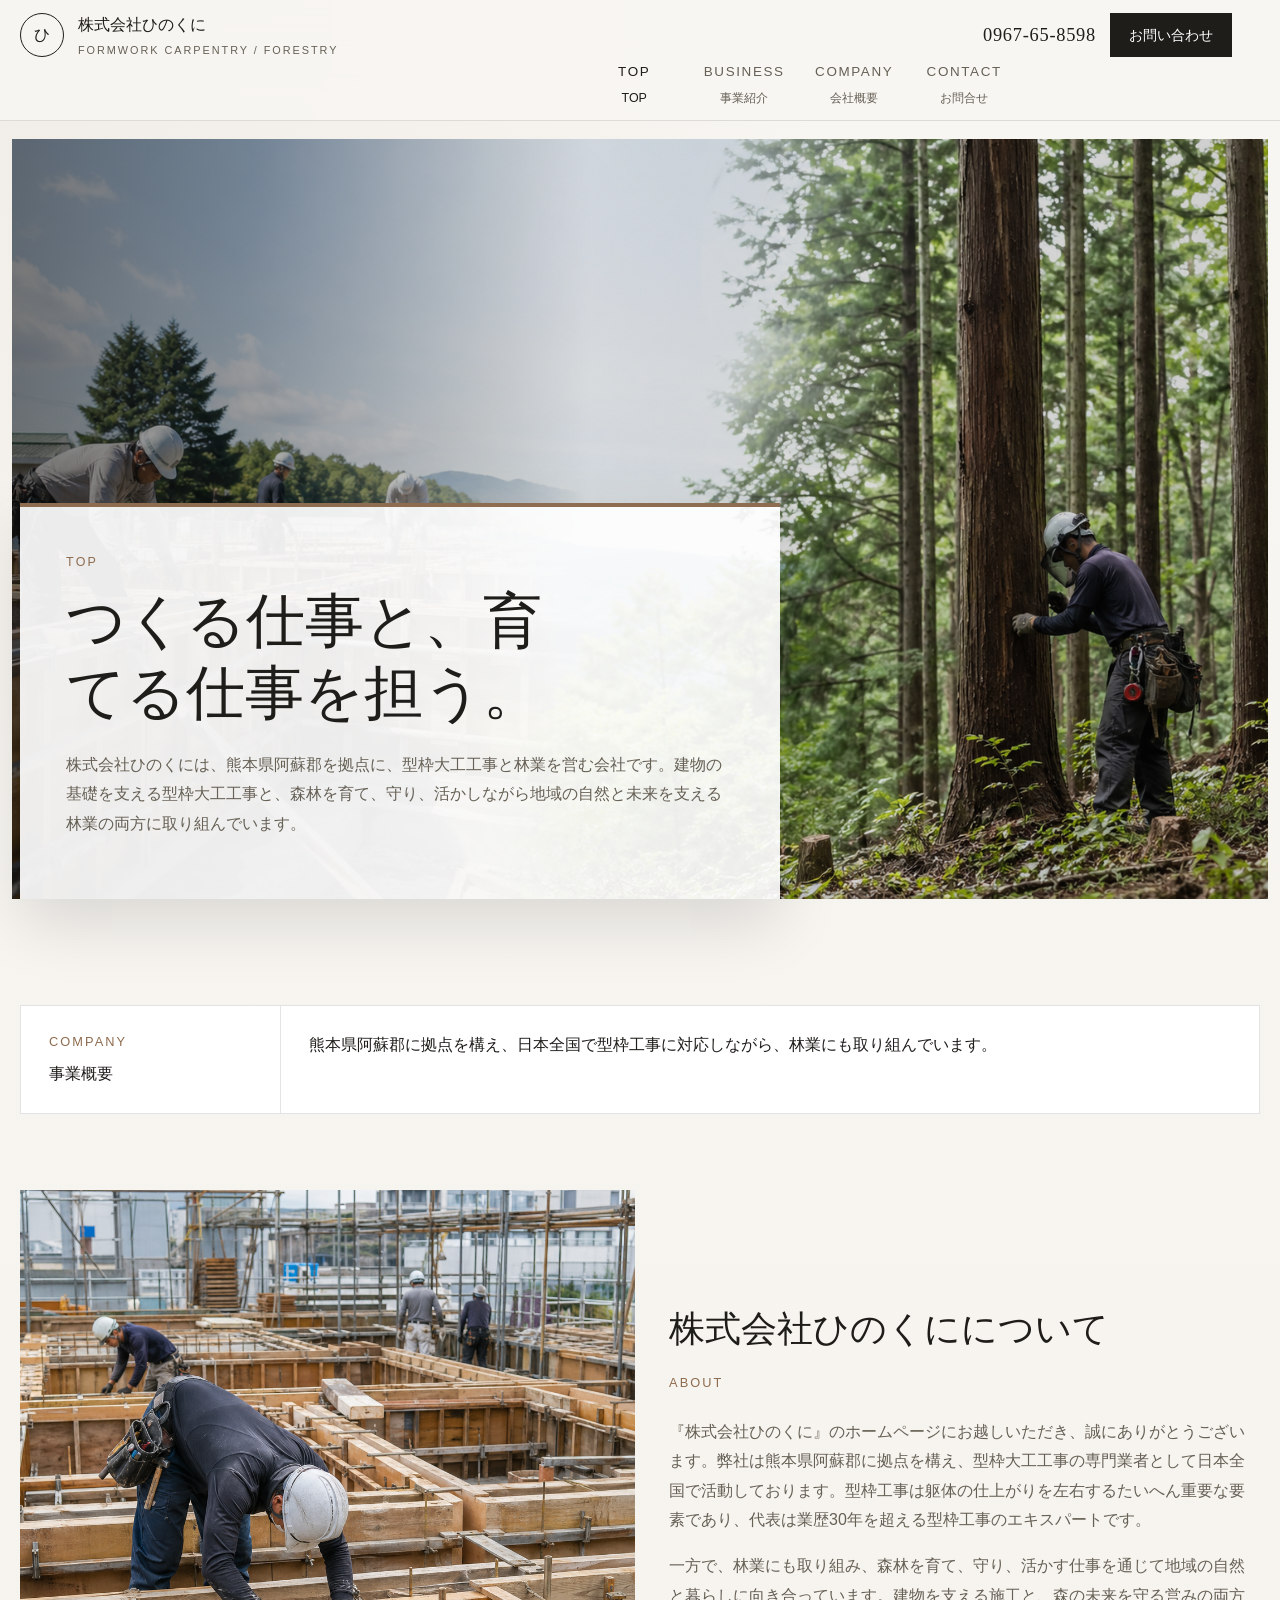
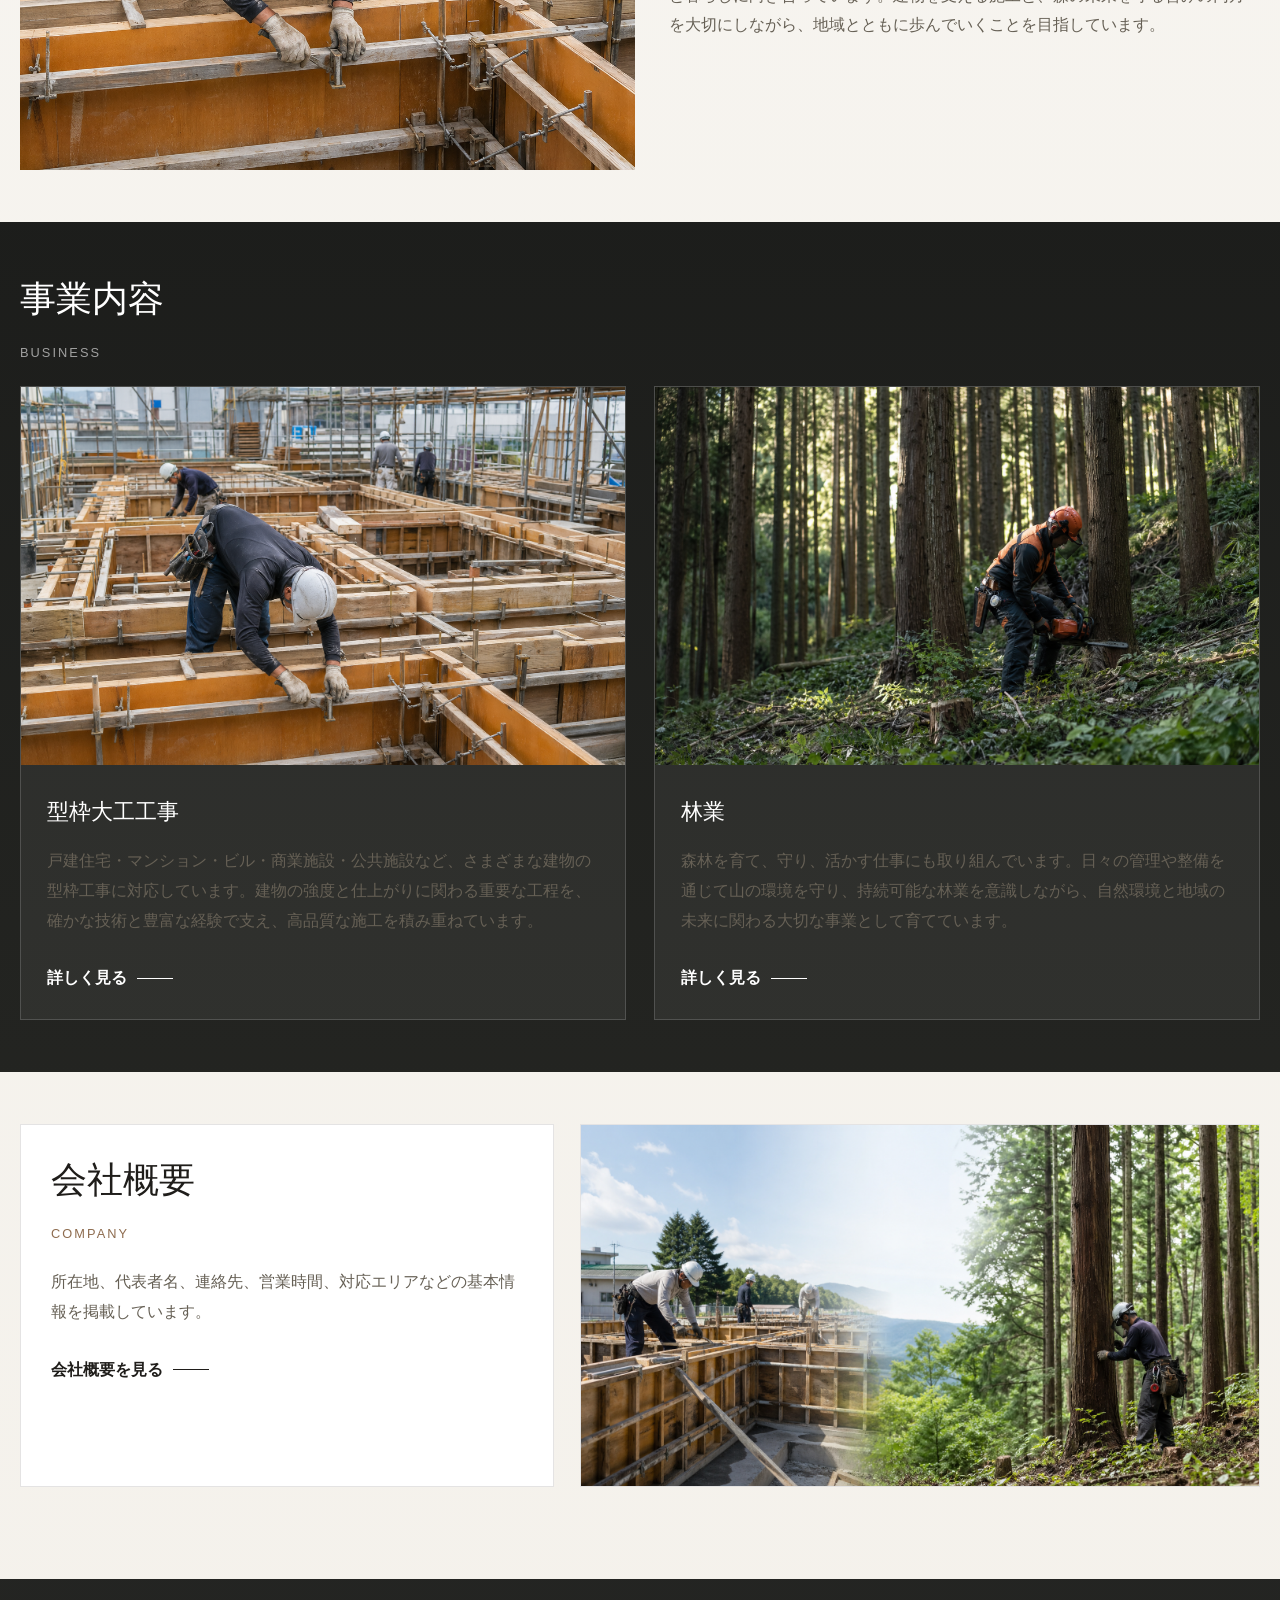
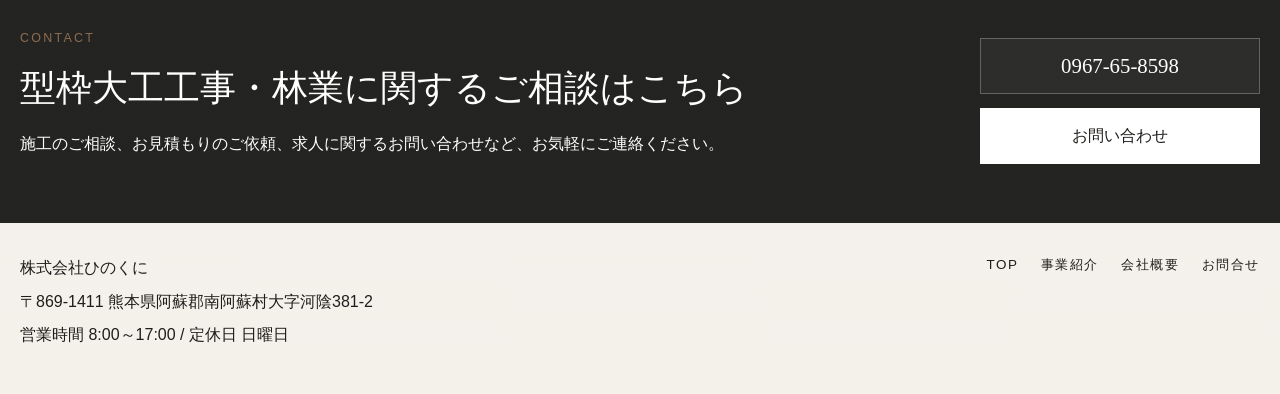
<file: index.html>
<!DOCTYPE html>
<html lang="ja">
<head>
  <meta charset="UTF-8">
  <meta name="viewport" content="width=device-width, initial-scale=1.0">
  <title>株式会社ひのくに | TOP</title>
  <meta name="description" content="熊本県阿蘇郡に拠点を構え、型枠大工工事と林業を営む株式会社ひのくにのコーポレートサイトです。">
  <link rel="stylesheet" href="styles.css">
</head>
<body data-page="home">
  <header class="site-header">
    <div class="container header-shell">
      <a class="brand" href="index.html" aria-label="株式会社ひのくに トップページ">
        <span class="brand-mark">ひ</span>
        <span class="brand-text">
          <strong>株式会社ひのくに</strong>
          <small>FORMWORK CARPENTRY / FORESTRY</small>
        </span>
      </a>

      <div class="header-actions">
        <div class="header-contact">
          <a class="header-tel" href="tel:0967658598">0967-65-8598</a>
          <a class="header-mail" href="contact.html">お問い合わせ</a>
        </div>
        <button class="menu-toggle" type="button" aria-expanded="false" aria-controls="site-nav" aria-label="メニューを開く">MENU</button>
      </div>

      <nav id="site-nav" class="site-nav" aria-label="メインナビゲーション">
        <a href="index.html"><span>TOP</span><small>TOP</small></a>
        <a href="business.html"><span>BUSINESS</span><small>事業紹介</small></a>
        <a href="company.html"><span>COMPANY</span><small>会社概要</small></a>
        <a href="contact.html"><span>CONTACT</span><small>お問合せ</small></a>
      </nav>
    </div>
  </header>

  <main>
    <section class="hero hero-home">
      <div class="hero-media">
        <img src="assets/hero-dual.png" alt="型枠大工工事と林業のイメージ">
      </div>
      <div class="container hero-inner">
        <div class="hero-panel">
          <p class="eyebrow">TOP</p>
          <h1>つくる仕事と、育てる仕事を担う。</h1>
          <p class="hero-lead">株式会社ひのくには、熊本県阿蘇郡を拠点に、型枠大工工事と林業を営む会社です。建物の基礎を支える型枠大工工事と、森林を育て、守り、活かしながら地域の自然と未来を支える林業の両方に取り組んでいます。</p>
        </div>
      </div>
    </section>

    <section class="section section-compact">
      <div class="container notice-strip">
        <div class="notice-label">
          <span>COMPANY</span>
          <p>事業概要</p>
        </div>
        <div class="notice-copy">
          <p>熊本県阿蘇郡に拠点を構え、日本全国で型枠工事に対応しながら、林業にも取り組んでいます。</p>
        </div>
      </div>
    </section>

    <section class="section">
      <div class="container split-feature">
        <div class="split-media">
          <img src="assets/business-formwork.png" alt="型枠大工工事の現場">
        </div>
        <div class="split-copy">
          <div class="section-heading">
            <h2>株式会社ひのくにについて</h2>
            <span>ABOUT</span>
          </div>
          <p>『株式会社ひのくに』のホームページにお越しいただき、誠にありがとうございます。弊社は熊本県阿蘇郡に拠点を構え、型枠大工工事の専門業者として日本全国で活動しております。型枠工事は躯体の仕上がりを左右するたいへん重要な要素であり、代表は業歴30年を超える型枠工事のエキスパートです。</p>
          <p>一方で、林業にも取り組み、森林を育て、守り、活かす仕事を通じて地域の自然と暮らしに向き合っています。建物を支える施工と、森の未来を守る営みの両方を大切にしながら、地域とともに歩んでいくことを目指しています。</p>
        </div>
      </div>
    </section>

    <section class="section section-dark">
      <div class="container">
        <div class="section-heading section-heading-light">
          <h2>事業内容</h2>
          <span>BUSINESS</span>
        </div>

        <div class="business-cards">
          <article class="business-card">
            <img src="assets/business-formwork.png" alt="型枠大工工事のイメージ">
            <div class="business-card-body">
              <h3>型枠大工工事</h3>
              <p>戸建住宅・マンション・ビル・商業施設・公共施設など、さまざまな建物の型枠工事に対応しています。建物の強度と仕上がりに関わる重要な工程を、確かな技術と豊富な経験で支え、高品質な施工を積み重ねています。</p>
              <a class="inline-link" href="business.html">詳しく見る</a>
            </div>
          </article>

          <article class="business-card">
            <img src="assets/business-forestry.png" alt="林業のイメージ">
            <div class="business-card-body">
              <h3>林業</h3>
              <p>森林を育て、守り、活かす仕事にも取り組んでいます。日々の管理や整備を通じて山の環境を守り、持続可能な林業を意識しながら、自然環境と地域の未来に関わる大切な事業として育てています。</p>
              <a class="inline-link" href="business.html">詳しく見る</a>
            </div>
          </article>
        </div>
      </div>
    </section>

    <section class="section">
      <div class="container tile-grid">
        <article class="tile-card">
          <div class="section-heading">
            <h2>会社概要</h2>
            <span>COMPANY</span>
          </div>
          <p>所在地、代表者名、連絡先、営業時間、対応エリアなどの基本情報を掲載しています。</p>
          <a class="inline-link" href="company.html">会社概要を見る</a>
        </article>
        <article class="tile-card tile-card-image">
          <img src="assets/hero-dual.png" alt="事業全体のイメージ">
        </article>
      </div>
    </section>
  </main>

  <footer class="site-footer">
    <div class="footer-cta">
      <div class="container footer-cta-inner">
        <div>
          <p class="eyebrow">CONTACT</p>
          <h2>型枠大工工事・林業に関するご相談はこちら</h2>
          <p>施工のご相談、お見積もりのご依頼、求人に関するお問い合わせなど、お気軽にご連絡ください。</p>
        </div>
        <div class="footer-cta-actions">
          <a class="footer-tel-large" href="tel:0967658598">0967-65-8598</a>
          <a class="footer-mail-large" href="contact.html">お問い合わせ</a>
        </div>
      </div>
    </div>

    <div class="container footer-main">
      <div class="footer-company">
        <p class="footer-brand">株式会社ひのくに</p>
        <p>〒869-1411 熊本県阿蘇郡南阿蘇村大字河陰381-2</p>
        <p>営業時間 8:00～17:00 / 定休日 日曜日</p>
      </div>
      <nav class="footer-nav" aria-label="フッターナビゲーション">
        <a href="index.html">TOP</a>
        <a href="business.html">事業紹介</a>
        <a href="company.html">会社概要</a>
        <a href="contact.html">お問合せ</a>
      </nav>
    </div>
  </footer>

  <script src="script.js"></script>
</body>
</html>
</file>
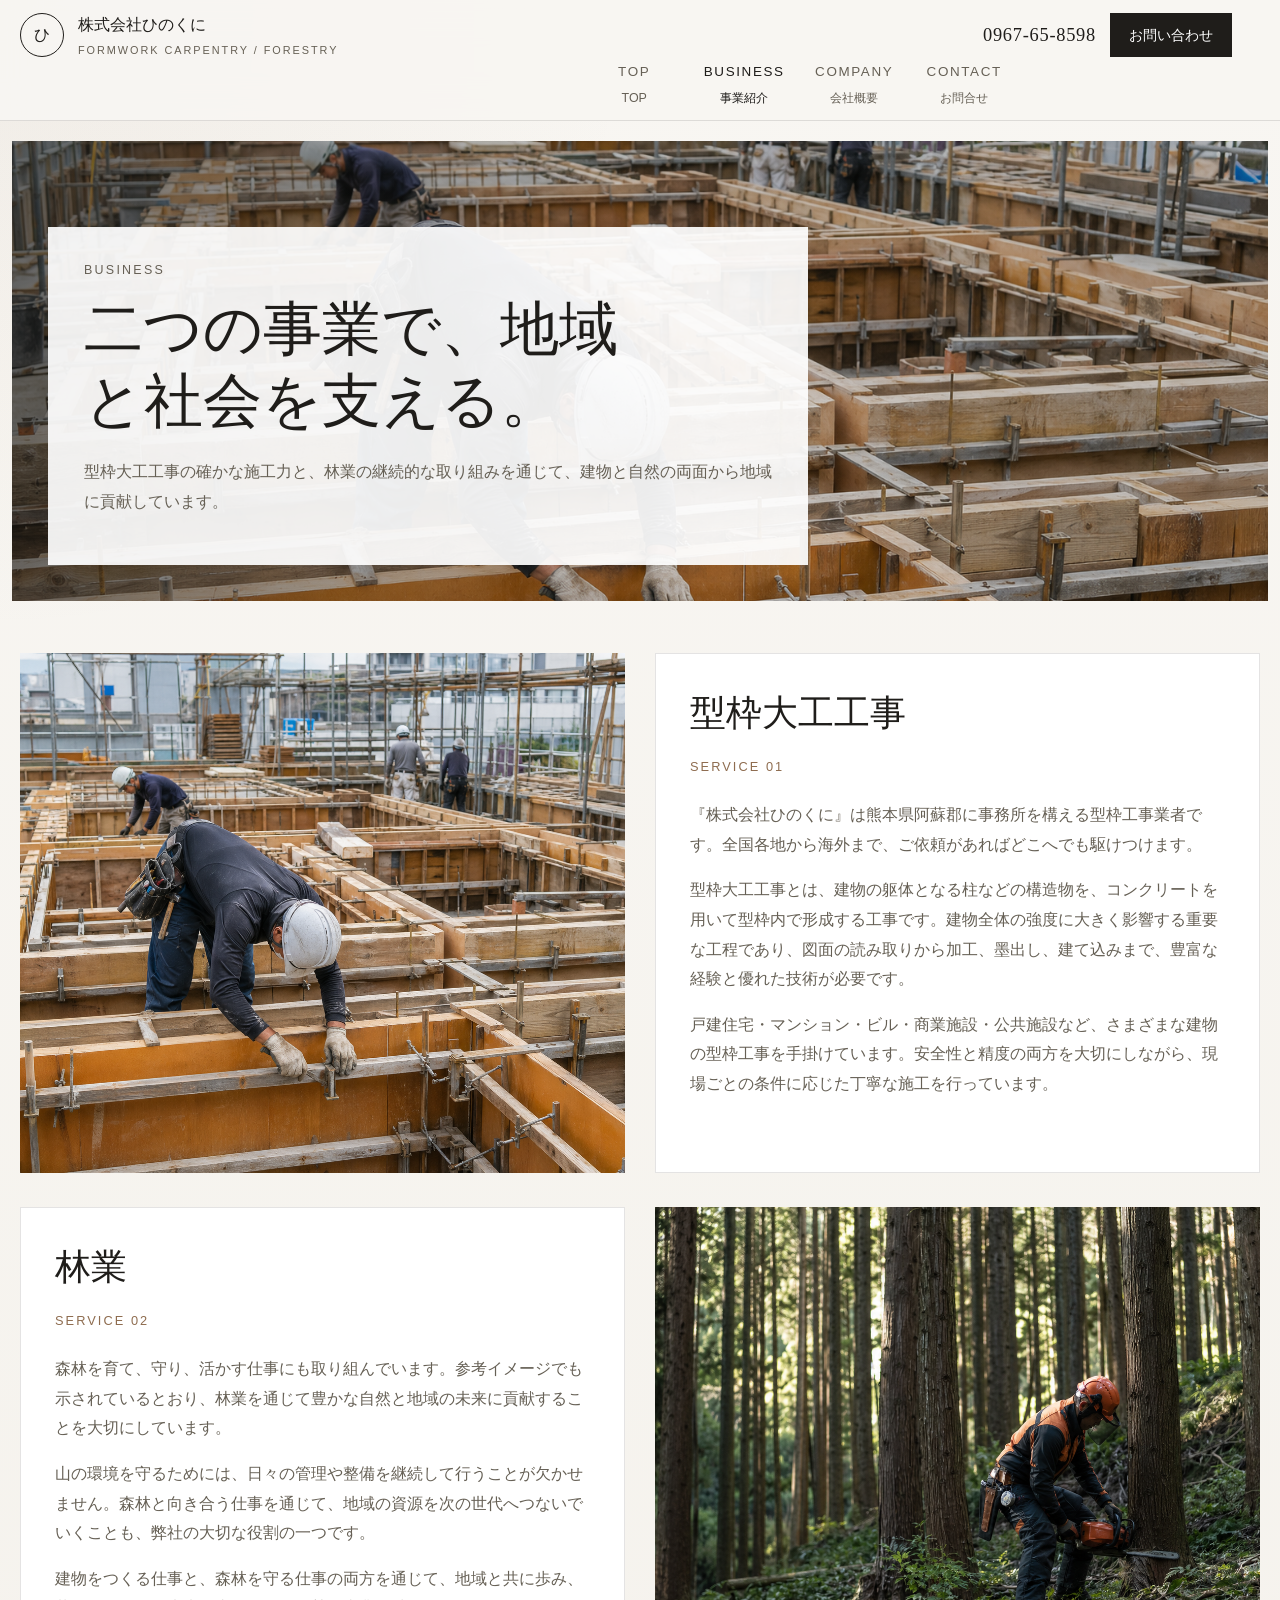
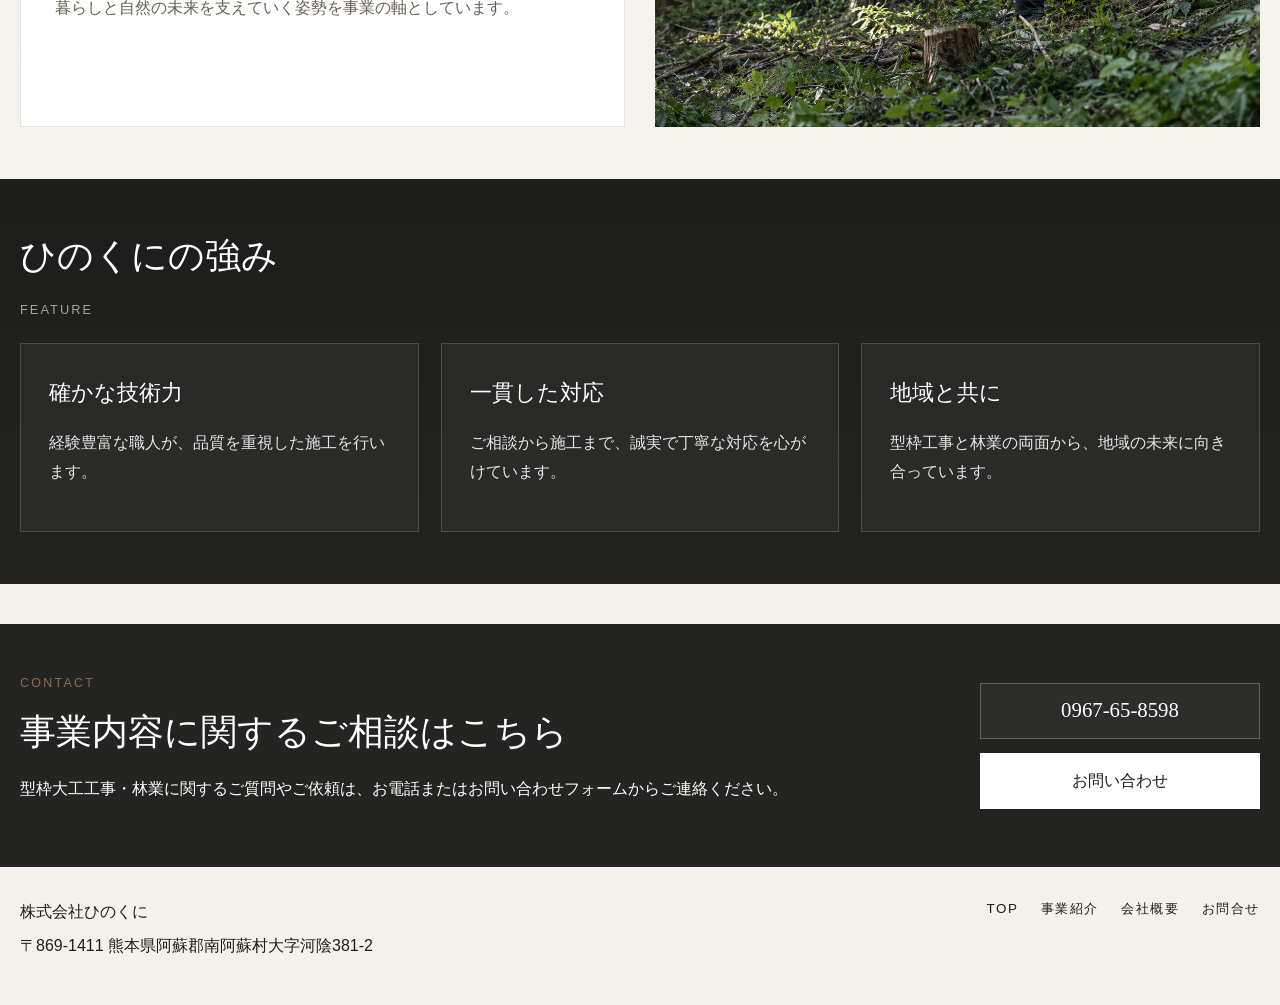
<file: business.html>
<!DOCTYPE html>
<html lang="ja">
<head>
  <meta charset="UTF-8">
  <meta name="viewport" content="width=device-width, initial-scale=1.0">
  <title>株式会社ひのくに | 事業紹介</title>
  <meta name="description" content="株式会社ひのくにの型枠大工工事と林業の事業紹介ページです。">
  <link rel="stylesheet" href="styles.css">
</head>
<body data-page="business">
  <header class="site-header">
    <div class="container header-shell">
      <a class="brand" href="index.html" aria-label="株式会社ひのくに トップページ">
        <span class="brand-mark">ひ</span>
        <span class="brand-text">
          <strong>株式会社ひのくに</strong>
          <small>FORMWORK CARPENTRY / FORESTRY</small>
        </span>
      </a>

      <div class="header-actions">
        <div class="header-contact">
          <a class="header-tel" href="tel:0967658598">0967-65-8598</a>
          <a class="header-mail" href="contact.html">お問い合わせ</a>
        </div>
        <button class="menu-toggle" type="button" aria-expanded="false" aria-controls="site-nav" aria-label="メニューを開く">MENU</button>
      </div>

      <nav id="site-nav" class="site-nav" aria-label="メインナビゲーション">
        <a href="index.html"><span>TOP</span><small>TOP</small></a>
        <a href="business.html"><span>BUSINESS</span><small>事業紹介</small></a>
        <a href="company.html"><span>COMPANY</span><small>会社概要</small></a>
        <a href="contact.html"><span>CONTACT</span><small>お問合せ</small></a>
      </nav>
    </div>
  </header>

  <main>
    <section class="page-hero page-hero-business">
      <div class="container page-hero-inner">
        <div class="page-hero-copy">
          <p class="eyebrow">BUSINESS</p>
          <h1>二つの事業で、地域と社会を支える。</h1>
          <p>型枠大工工事の確かな施工力と、林業の継続的な取り組みを通じて、建物と自然の両面から地域に貢献しています。</p>
        </div>
      </div>
    </section>

    <section class="section">
      <div class="container business-stack">
        <article class="feature-row">
          <div class="feature-row-image">
            <img src="assets/business-formwork.png" alt="型枠大工工事の現場">
          </div>
          <div class="feature-row-copy">
            <div class="section-heading">
              <h2>型枠大工工事</h2>
              <span>SERVICE 01</span>
            </div>
            <p>『株式会社ひのくに』は熊本県阿蘇郡に事務所を構える型枠工事業者です。全国各地から海外まで、ご依頼があればどこへでも駆けつけます。</p>
            <p>型枠大工工事とは、建物の躯体となる柱などの構造物を、コンクリートを用いて型枠内で形成する工事です。建物全体の強度に大きく影響する重要な工程であり、図面の読み取りから加工、墨出し、建て込みまで、豊富な経験と優れた技術が必要です。</p>
            <p>戸建住宅・マンション・ビル・商業施設・公共施設など、さまざまな建物の型枠工事を手掛けています。安全性と精度の両方を大切にしながら、現場ごとの条件に応じた丁寧な施工を行っています。</p>
          </div>
        </article>

        <article class="feature-row feature-row-reverse">
          <div class="feature-row-image">
            <img src="assets/business-forestry.png" alt="林業の現場">
          </div>
          <div class="feature-row-copy">
            <div class="section-heading">
              <h2>林業</h2>
              <span>SERVICE 02</span>
            </div>
            <p>森林を育て、守り、活かす仕事にも取り組んでいます。参考イメージでも示されているとおり、林業を通じて豊かな自然と地域の未来に貢献することを大切にしています。</p>
            <p>山の環境を守るためには、日々の管理や整備を継続して行うことが欠かせません。森林と向き合う仕事を通じて、地域の資源を次の世代へつないでいくことも、弊社の大切な役割の一つです。</p>
            <p>建物をつくる仕事と、森林を守る仕事の両方を通じて、地域と共に歩み、暮らしと自然の未来を支えていく姿勢を事業の軸としています。</p>
          </div>
        </article>
      </div>
    </section>

    <section class="section section-dark">
      <div class="container">
        <div class="section-heading section-heading-light">
          <h2>ひのくにの強み</h2>
          <span>FEATURE</span>
        </div>
        <div class="point-grid">
          <div class="point-card point-card-dark">
            <h3>確かな技術力</h3>
            <p>経験豊富な職人が、品質を重視した施工を行います。</p>
          </div>
          <div class="point-card point-card-dark">
            <h3>一貫した対応</h3>
            <p>ご相談から施工まで、誠実で丁寧な対応を心がけています。</p>
          </div>
          <div class="point-card point-card-dark">
            <h3>地域と共に</h3>
            <p>型枠工事と林業の両面から、地域の未来に向き合っています。</p>
          </div>
        </div>
      </div>
    </section>
  </main>

  <footer class="site-footer">
    <div class="footer-cta">
      <div class="container footer-cta-inner">
        <div>
          <p class="eyebrow">CONTACT</p>
          <h2>事業内容に関するご相談はこちら</h2>
          <p>型枠大工工事・林業に関するご質問やご依頼は、お電話またはお問い合わせフォームからご連絡ください。</p>
        </div>
        <div class="footer-cta-actions">
          <a class="footer-tel-large" href="tel:0967658598">0967-65-8598</a>
          <a class="footer-mail-large" href="contact.html">お問い合わせ</a>
        </div>
      </div>
    </div>

    <div class="container footer-main">
      <div class="footer-company">
        <p class="footer-brand">株式会社ひのくに</p>
        <p>〒869-1411 熊本県阿蘇郡南阿蘇村大字河陰381-2</p>
      </div>
      <nav class="footer-nav" aria-label="フッターナビゲーション">
        <a href="index.html">TOP</a>
        <a href="business.html">事業紹介</a>
        <a href="company.html">会社概要</a>
        <a href="contact.html">お問合せ</a>
      </nav>
    </div>
  </footer>

  <script src="script.js"></script>
</body>
</html>
</file>
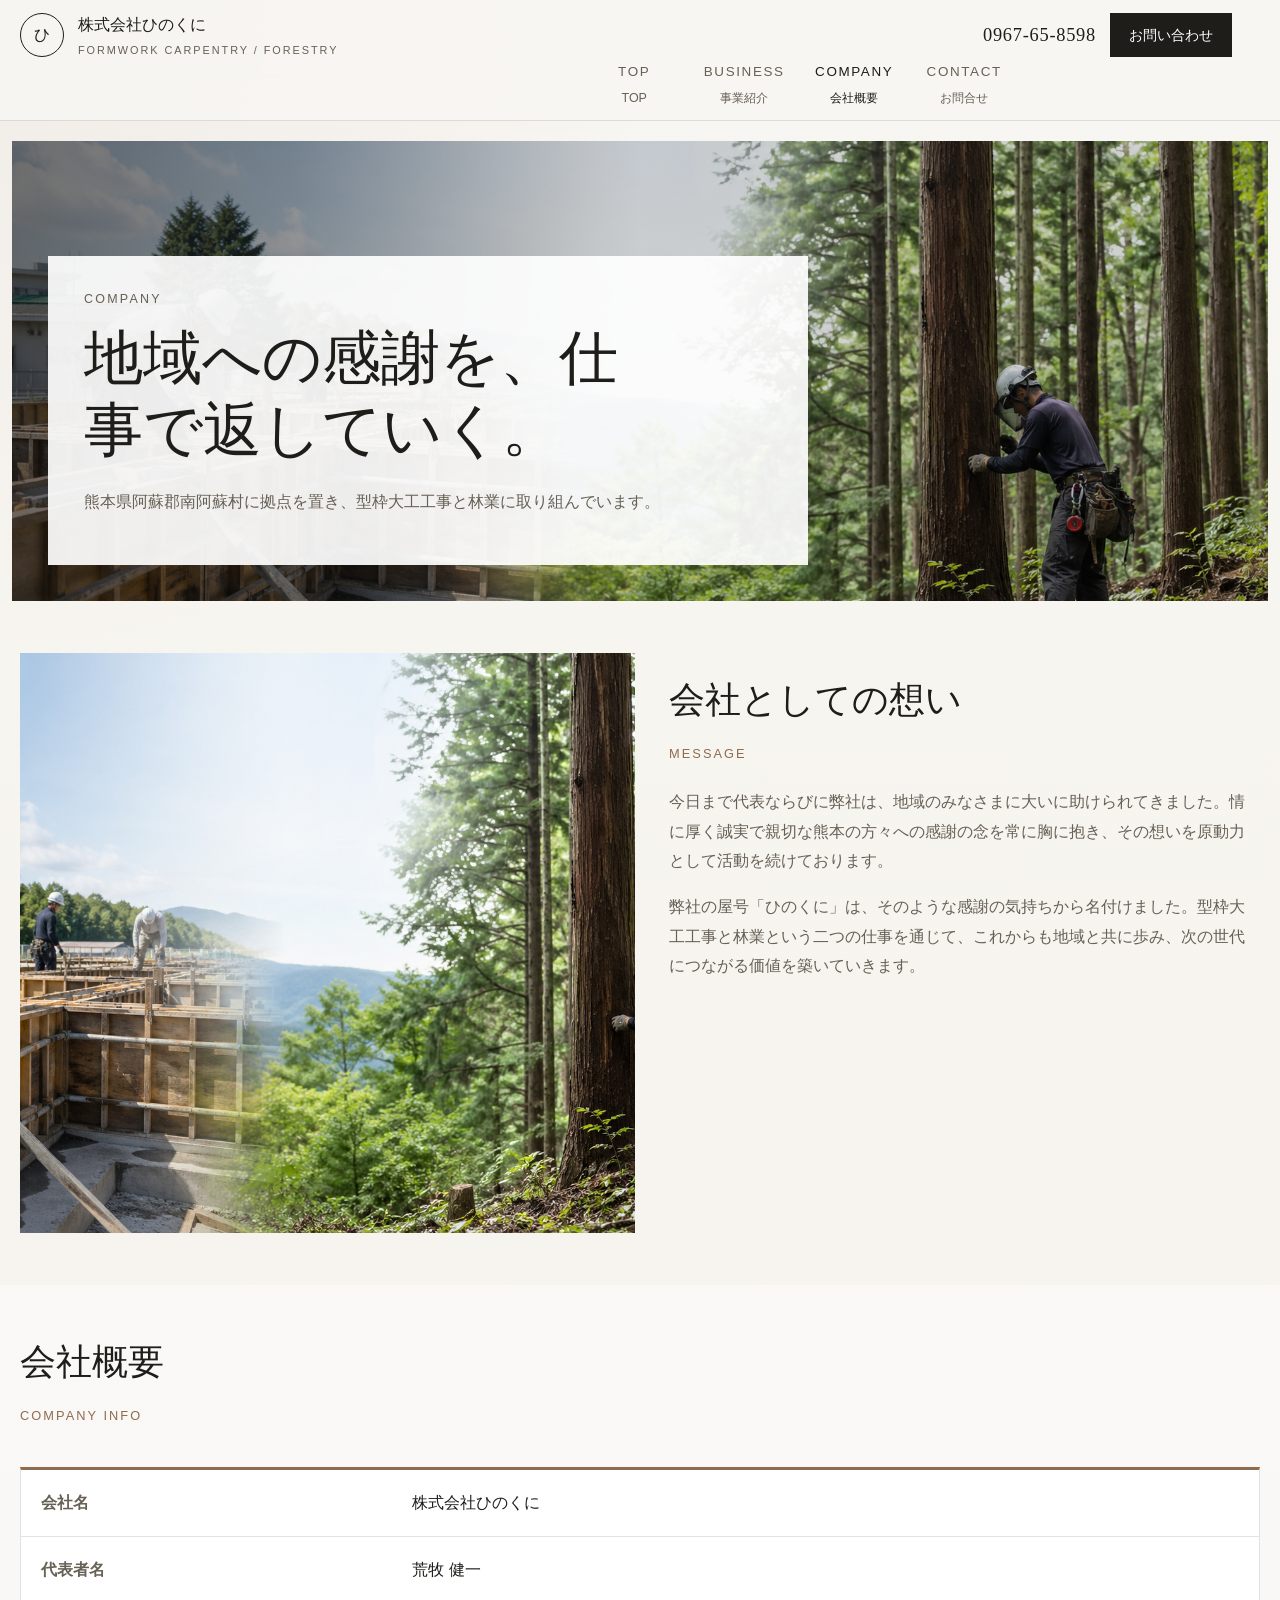
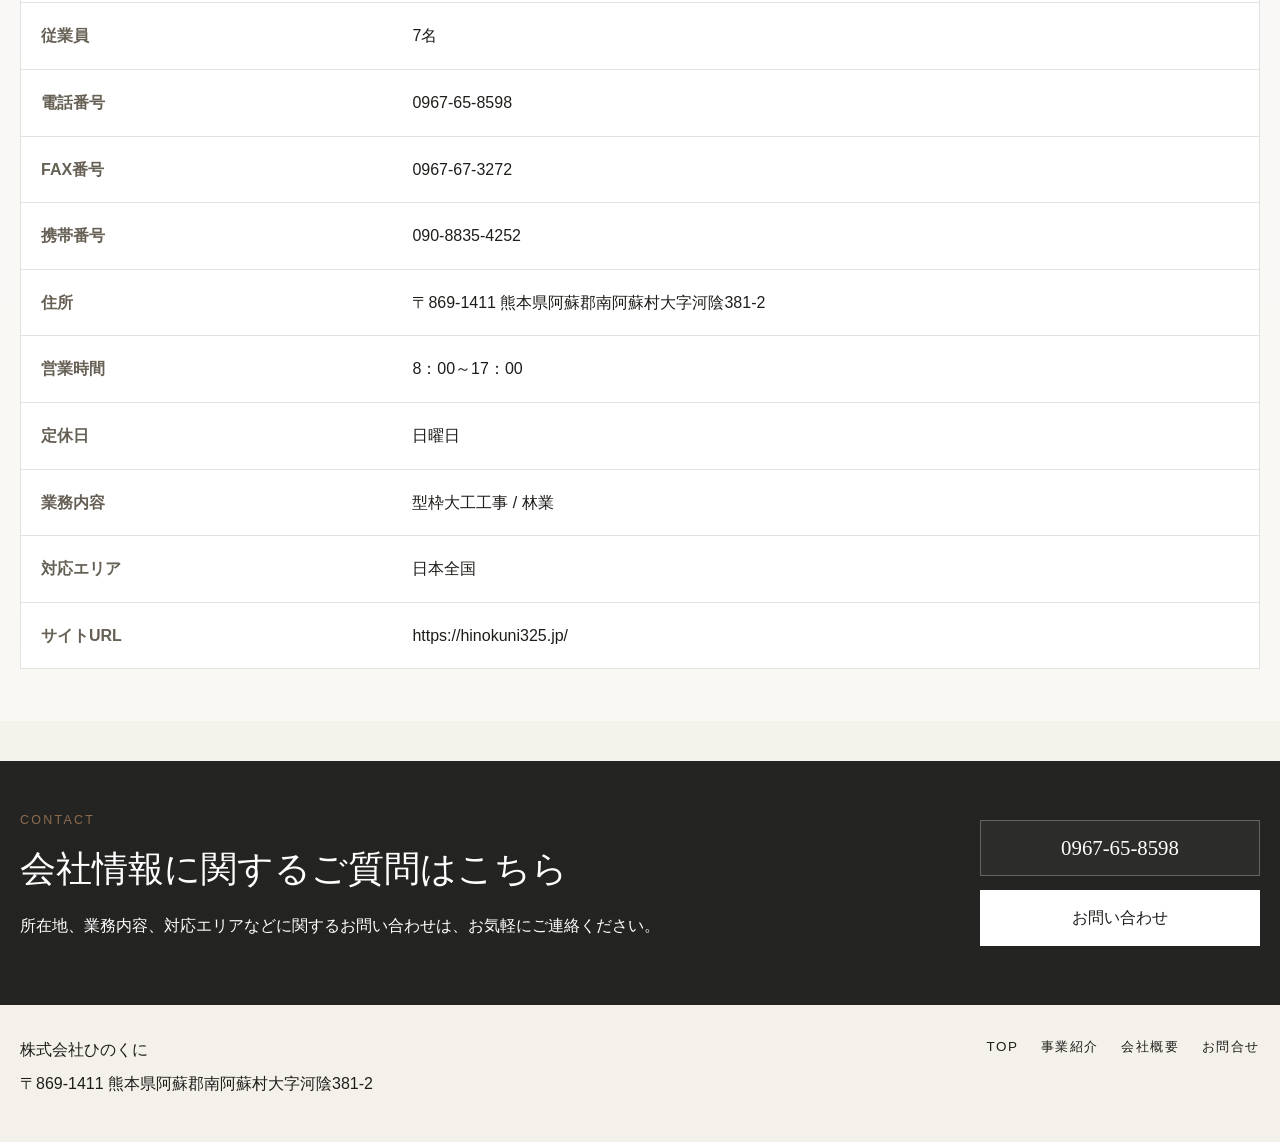
<file: company.html>
<!DOCTYPE html>
<html lang="ja">
<head>
  <meta charset="UTF-8">
  <meta name="viewport" content="width=device-width, initial-scale=1.0">
  <title>株式会社ひのくに | 会社概要</title>
  <meta name="description" content="株式会社ひのくにの会社概要ページです。">
  <link rel="stylesheet" href="styles.css">
</head>
<body data-page="company">
  <header class="site-header">
    <div class="container header-shell">
      <a class="brand" href="index.html" aria-label="株式会社ひのくに トップページ">
        <span class="brand-mark">ひ</span>
        <span class="brand-text">
          <strong>株式会社ひのくに</strong>
          <small>FORMWORK CARPENTRY / FORESTRY</small>
        </span>
      </a>

      <div class="header-actions">
        <div class="header-contact">
          <a class="header-tel" href="tel:0967658598">0967-65-8598</a>
          <a class="header-mail" href="contact.html">お問い合わせ</a>
        </div>
        <button class="menu-toggle" type="button" aria-expanded="false" aria-controls="site-nav" aria-label="メニューを開く">MENU</button>
      </div>

      <nav id="site-nav" class="site-nav" aria-label="メインナビゲーション">
        <a href="index.html"><span>TOP</span><small>TOP</small></a>
        <a href="business.html"><span>BUSINESS</span><small>事業紹介</small></a>
        <a href="company.html"><span>COMPANY</span><small>会社概要</small></a>
        <a href="contact.html"><span>CONTACT</span><small>お問合せ</small></a>
      </nav>
    </div>
  </header>

  <main>
    <section class="page-hero page-hero-company">
      <div class="container page-hero-inner">
        <div class="page-hero-copy">
          <p class="eyebrow">COMPANY</p>
          <h1>地域への感謝を、仕事で返していく。</h1>
          <p>熊本県阿蘇郡南阿蘇村に拠点を置き、型枠大工工事と林業に取り組んでいます。</p>
        </div>
      </div>
    </section>

    <section class="section">
      <div class="container split-feature split-feature-wide">
        <div class="split-media">
          <img src="assets/hero-dual.png" alt="事業イメージ">
        </div>
        <div class="split-copy">
          <div class="section-heading">
            <h2>会社としての想い</h2>
            <span>MESSAGE</span>
          </div>
          <p>今日まで代表ならびに弊社は、地域のみなさまに大いに助けられてきました。情に厚く誠実で親切な熊本の方々への感謝の念を常に胸に抱き、その想いを原動力として活動を続けております。</p>
          <p>弊社の屋号「ひのくに」は、そのような感謝の気持ちから名付けました。型枠大工工事と林業という二つの仕事を通じて、これからも地域と共に歩み、次の世代につながる価値を築いていきます。</p>
        </div>
      </div>
    </section>

    <section class="section section-alt">
      <div class="container company-overview">
        <div class="section-heading">
          <h2>会社概要</h2>
          <span>COMPANY INFO</span>
        </div>
        <div class="table-wrap table-wrap-clean">
          <table class="company-table">
            <tbody>
              <tr><th>会社名</th><td>株式会社ひのくに</td></tr>
              <tr><th>代表者名</th><td>荒牧 健一</td></tr>
              <tr><th>従業員</th><td>7名</td></tr>
              <tr><th>電話番号</th><td>0967-65-8598</td></tr>
              <tr><th>FAX番号</th><td>0967-67-3272</td></tr>
              <tr><th>携帯番号</th><td>090-8835-4252</td></tr>
              <tr><th>住所</th><td>〒869-1411 熊本県阿蘇郡南阿蘇村大字河陰381-2</td></tr>
              <tr><th>営業時間</th><td>8：00～17：00</td></tr>
              <tr><th>定休日</th><td>日曜日</td></tr>
              <tr><th>業務内容</th><td>型枠大工工事 / 林業</td></tr>
              <tr><th>対応エリア</th><td>日本全国</td></tr>
              <tr><th>サイトURL</th><td><a href="https://hinokuni325.jp/" target="_blank" rel="noopener noreferrer">https://hinokuni325.jp/</a></td></tr>
            </tbody>
          </table>
        </div>
      </div>
    </section>
  </main>

  <footer class="site-footer">
    <div class="footer-cta">
      <div class="container footer-cta-inner">
        <div>
          <p class="eyebrow">CONTACT</p>
          <h2>会社情報に関するご質問はこちら</h2>
          <p>所在地、業務内容、対応エリアなどに関するお問い合わせは、お気軽にご連絡ください。</p>
        </div>
        <div class="footer-cta-actions">
          <a class="footer-tel-large" href="tel:0967658598">0967-65-8598</a>
          <a class="footer-mail-large" href="contact.html">お問い合わせ</a>
        </div>
      </div>
    </div>

    <div class="container footer-main">
      <div class="footer-company">
        <p class="footer-brand">株式会社ひのくに</p>
        <p>〒869-1411 熊本県阿蘇郡南阿蘇村大字河陰381-2</p>
      </div>
      <nav class="footer-nav" aria-label="フッターナビゲーション">
        <a href="index.html">TOP</a>
        <a href="business.html">事業紹介</a>
        <a href="company.html">会社概要</a>
        <a href="contact.html">お問合せ</a>
      </nav>
    </div>
  </footer>

  <script src="script.js"></script>
</body>
</html>
</file>
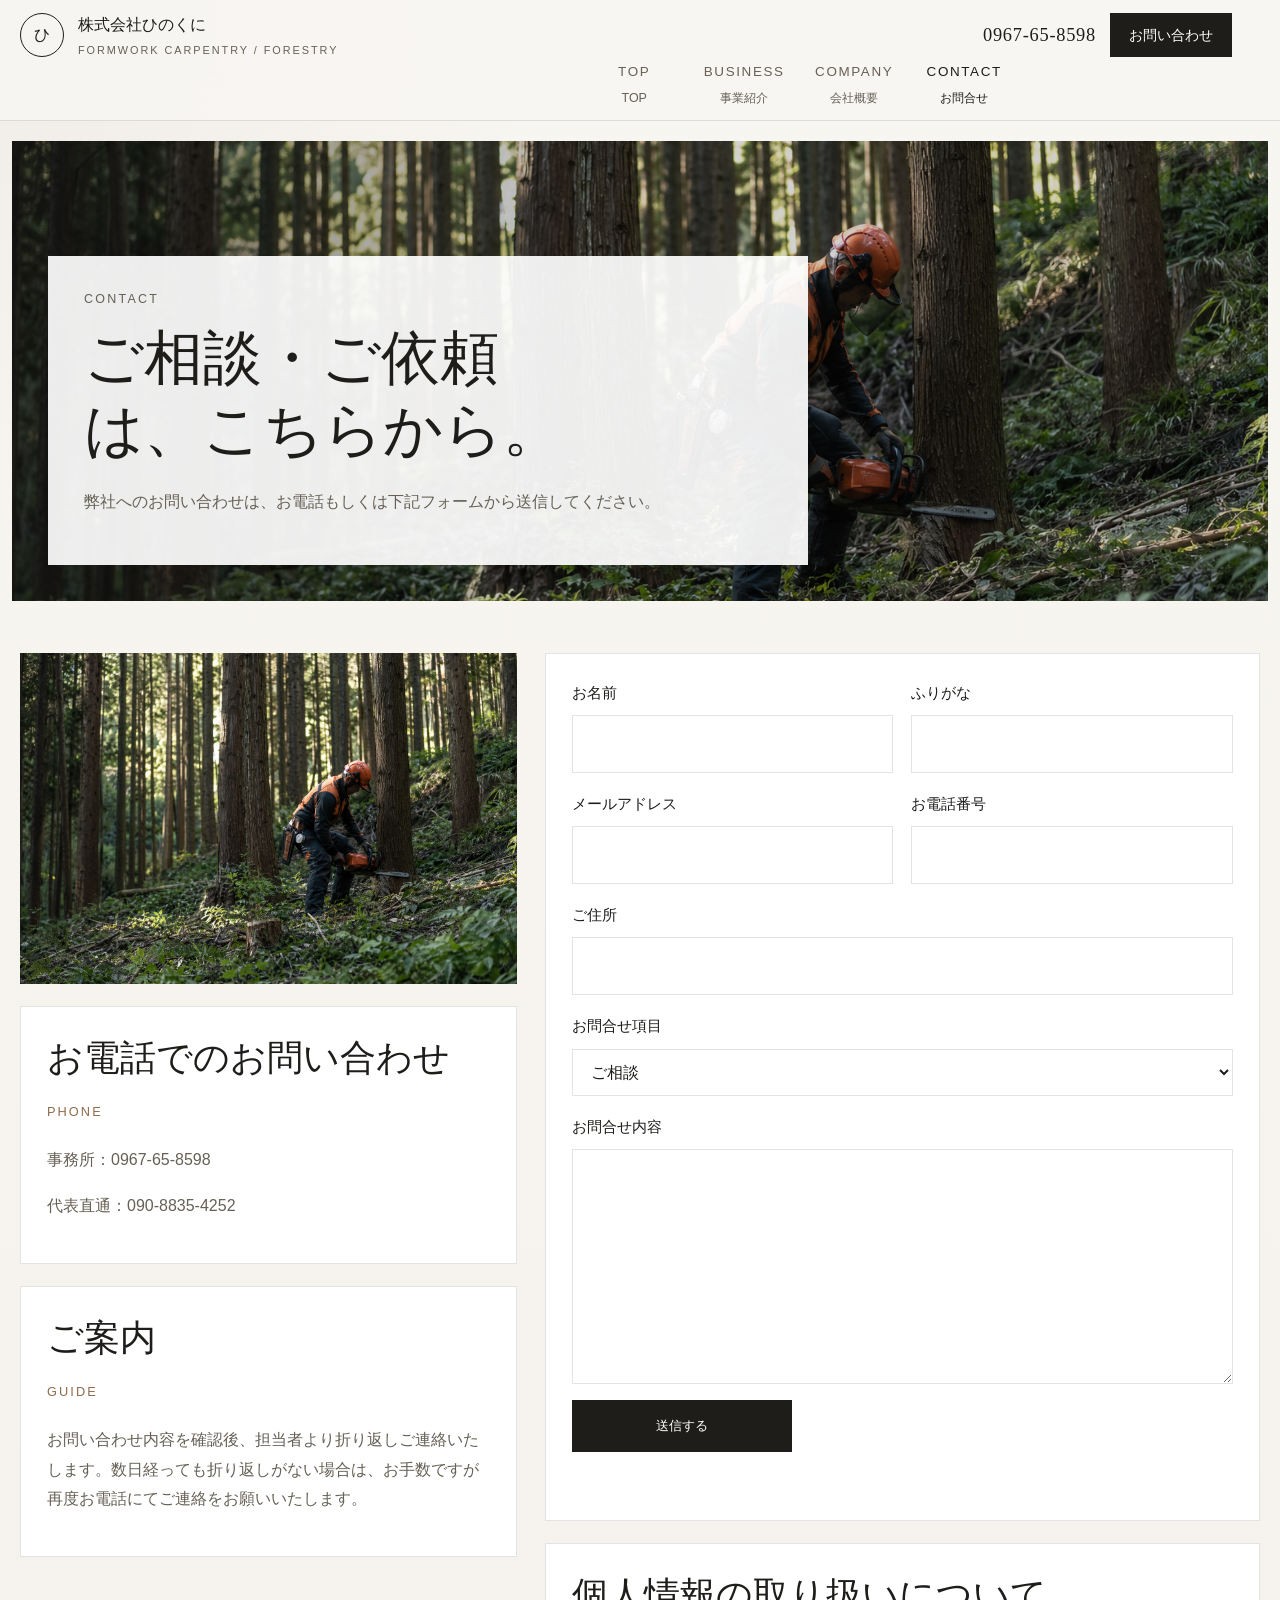
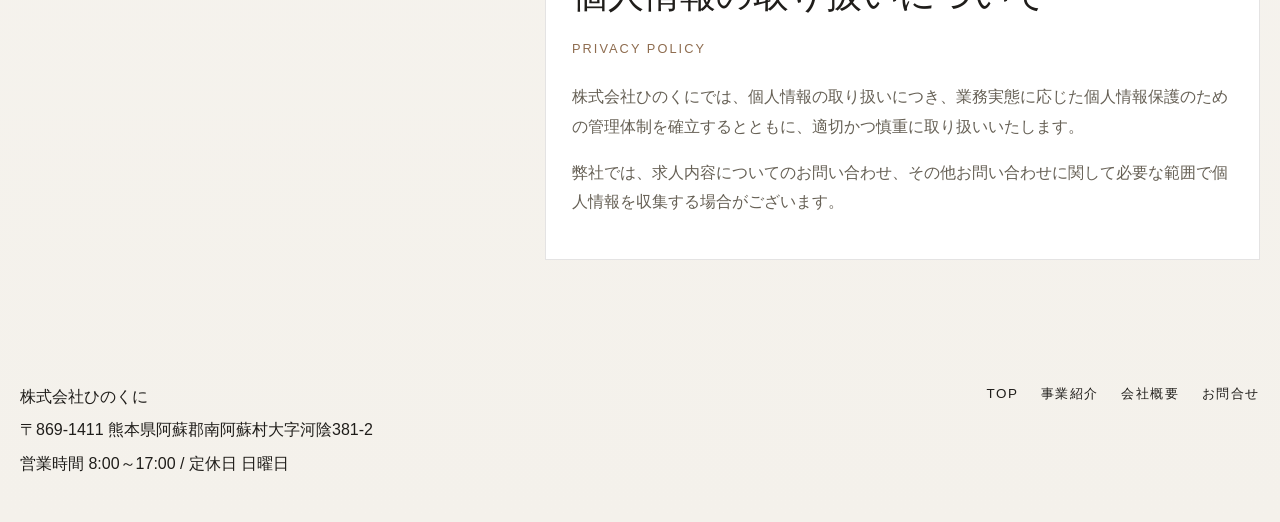
<file: contact.html>
<!DOCTYPE html>
<html lang="ja">
<head>
  <meta charset="UTF-8">
  <meta name="viewport" content="width=device-width, initial-scale=1.0">
  <title>株式会社ひのくに | お問合せ</title>
  <meta name="description" content="株式会社ひのくにのお問合せページです。">
  <link rel="stylesheet" href="styles.css">
</head>
<body data-page="contact">
  <header class="site-header">
    <div class="container header-shell">
      <a class="brand" href="index.html" aria-label="株式会社ひのくに トップページ">
        <span class="brand-mark">ひ</span>
        <span class="brand-text">
          <strong>株式会社ひのくに</strong>
          <small>FORMWORK CARPENTRY / FORESTRY</small>
        </span>
      </a>

      <div class="header-actions">
        <div class="header-contact">
          <a class="header-tel" href="tel:0967658598">0967-65-8598</a>
          <a class="header-mail" href="contact.html">お問い合わせ</a>
        </div>
        <button class="menu-toggle" type="button" aria-expanded="false" aria-controls="site-nav" aria-label="メニューを開く">MENU</button>
      </div>

      <nav id="site-nav" class="site-nav" aria-label="メインナビゲーション">
        <a href="index.html"><span>TOP</span><small>TOP</small></a>
        <a href="business.html"><span>BUSINESS</span><small>事業紹介</small></a>
        <a href="company.html"><span>COMPANY</span><small>会社概要</small></a>
        <a href="contact.html"><span>CONTACT</span><small>お問合せ</small></a>
      </nav>
    </div>
  </header>

  <main>
    <section class="page-hero page-hero-contact">
      <div class="container page-hero-inner">
        <div class="page-hero-copy">
          <p class="eyebrow">CONTACT</p>
          <h1>ご相談・ご依頼は、こちらから。</h1>
          <p>弊社へのお問い合わせは、お電話もしくは下記フォームから送信してください。</p>
        </div>
      </div>
    </section>

    <section class="section">
      <div class="container contact-grid">
        <aside class="contact-side">
          <img src="assets/business-forestry.png" alt="林業のイメージ">
          <div class="contact-side-box">
            <div class="section-heading">
              <h2>お電話でのお問い合わせ</h2>
              <span>PHONE</span>
            </div>
            <p>事務所：0967-65-8598</p>
            <p>代表直通：090-8835-4252</p>
          </div>
          <div class="contact-side-box">
            <div class="section-heading">
              <h2>ご案内</h2>
              <span>GUIDE</span>
            </div>
            <p>お問い合わせ内容を確認後、担当者より折り返しご連絡いたします。数日経っても折り返しがない場合は、お手数ですが再度お電話にてご連絡をお願いいたします。</p>
          </div>
        </aside>

        <div class="contact-main">
          <form class="contact-form contact-form-rich" id="contactForm" novalidate>
            <div class="form-grid">
              <div class="form-row">
                <label for="name">お名前</label>
                <input id="name" type="text" name="name" required>
              </div>
              <div class="form-row">
                <label for="kana">ふりがな</label>
                <input id="kana" type="text" name="kana" required>
              </div>
              <div class="form-row">
                <label for="email">メールアドレス</label>
                <input id="email" type="email" name="email" required>
              </div>
              <div class="form-row">
                <label for="tel">お電話番号</label>
                <input id="tel" type="tel" name="tel" required>
              </div>
              <div class="form-row form-row-full">
                <label for="address">ご住所</label>
                <input id="address" type="text" name="address" required>
              </div>
              <div class="form-row form-row-full">
                <label for="category">お問合せ項目</label>
                <select id="category" name="category">
                  <option value="ご相談">ご相談</option>
                  <option value="お問い合わせ">お問い合わせ</option>
                  <option value="ご依頼">ご依頼</option>
                  <option value="求人">求人</option>
                </select>
              </div>
              <div class="form-row form-row-full">
                <label for="message">お問合せ内容</label>
                <textarea id="message" name="message" rows="7"></textarea>
              </div>
            </div>
            <button class="submit-button" type="submit">送信する</button>
            <p class="form-note" id="formMessage" aria-live="polite"></p>
          </form>

          <div class="policy-box policy-box-clean">
            <div class="section-heading">
              <h2>個人情報の取り扱いについて</h2>
              <span>PRIVACY POLICY</span>
            </div>
            <p>株式会社ひのくにでは、個人情報の取り扱いにつき、業務実態に応じた個人情報保護のための管理体制を確立するとともに、適切かつ慎重に取り扱いいたします。</p>
            <p>弊社では、求人内容についてのお問い合わせ、その他お問い合わせに関して必要な範囲で個人情報を収集する場合がございます。</p>
          </div>
        </div>
      </div>
    </section>
  </main>

  <footer class="site-footer">
    <div class="container footer-main">
      <div class="footer-company">
        <p class="footer-brand">株式会社ひのくに</p>
        <p>〒869-1411 熊本県阿蘇郡南阿蘇村大字河陰381-2</p>
        <p>営業時間 8:00～17:00 / 定休日 日曜日</p>
      </div>
      <nav class="footer-nav" aria-label="フッターナビゲーション">
        <a href="index.html">TOP</a>
        <a href="business.html">事業紹介</a>
        <a href="company.html">会社概要</a>
        <a href="contact.html">お問合せ</a>
      </nav>
    </div>
  </footer>

  <script src="script.js"></script>
</body>
</html>
</file>
<file: styles.css>
:root {
  --bg: #f4f1eb;
  --surface: #ffffff;
  --surface-soft: #ede8df;
  --surface-dark: #1f201d;
  --line: rgba(33, 30, 25, 0.12);
  --line-strong: rgba(255, 255, 255, 0.16);
  --text: #1f1d1a;
  --text-soft: #666055;
  --light-text: rgba(255, 255, 255, 0.88);
  --accent: #204432;
  --accent-soft: #8e6c4f;
  --container: min(1240px, calc(100% - 40px));
  --wide: min(1520px, calc(100% - 24px));
}

* {
  box-sizing: border-box;
}

body {
  margin: 0;
  background:
    radial-gradient(circle at top left, rgba(142, 108, 79, 0.07), transparent 22%),
    linear-gradient(180deg, #f8f6f2 0%, var(--bg) 100%);
  color: var(--text);
  font-family: "Yu Gothic", "Hiragino Sans", "BIZ UDPGothic", sans-serif;
  line-height: 1.85;
}

img {
  display: block;
  max-width: 100%;
}

a {
  color: inherit;
  text-decoration: none;
}

h1,
h2,
h3,
p {
  margin-top: 0;
}

h1,
h2,
h3,
.footer-brand,
.brand-text strong,
.header-tel,
.footer-tel-large {
  font-family: "Yu Mincho", "Hiragino Mincho ProN", "BIZ UDPMincho", serif;
  font-weight: 500;
}

.container {
  width: var(--container);
  margin: 0 auto;
}

.site-header {
  position: sticky;
  top: 0;
  z-index: 20;
  backdrop-filter: blur(18px);
  background: rgba(248, 246, 242, 0.92);
  border-bottom: 1px solid var(--line);
  padding-top: 10px;
}

.header-shell {
  display: grid;
  grid-template-columns: auto 1fr auto;
  align-items: center;
  column-gap: 28px;
  min-height: 104px;
  padding-bottom: 10px;
}

.brand {
  display: inline-flex;
  align-items: center;
  gap: 14px;
}

.brand-mark {
  width: 44px;
  height: 44px;
  display: grid;
  place-items: center;
  border-radius: 50%;
  border: 1px solid var(--text);
  font-size: 1rem;
}

.brand-text small {
  display: block;
  font-size: 0.68rem;
  letter-spacing: 0.18em;
  color: var(--text-soft);
}

.header-actions {
  justify-self: end;
  display: flex;
  align-items: center;
  gap: 16px;
}

.header-contact {
  display: flex;
  align-items: center;
  gap: 14px;
}

.header-tel {
  font-size: 1.15rem;
  letter-spacing: 0.04em;
}

.header-mail {
  display: inline-flex;
  align-items: center;
  justify-content: center;
  min-height: 44px;
  padding: 0 18px;
  border: 1px solid var(--text);
  background: var(--text);
  color: #fff;
  font-size: 0.9rem;
}

.site-nav {
  grid-column: 2 / 3;
  justify-self: center;
  display: flex;
  gap: 22px;
}

.site-nav a {
  display: grid;
  gap: 2px;
  text-align: center;
  color: var(--text-soft);
  min-width: 88px;
}

.site-nav a span,
.footer-nav a {
  font-size: 0.84rem;
  letter-spacing: 0.12em;
}

.site-nav a small {
  font-size: 0.78rem;
}

.site-nav a.is-active {
  color: var(--text);
}

.menu-toggle {
  display: none;
  border: 1px solid var(--text);
  background: transparent;
  color: var(--text);
  padding: 10px 14px;
  cursor: pointer;
  letter-spacing: 0.08em;
}

.hero {
  position: relative;
  padding: 18px 0 0;
}

.hero-home {
  min-height: 860px;
}

.hero-media {
  width: var(--wide);
  margin: 0 auto;
  position: relative;
}

.hero-media::after {
  content: "";
  position: absolute;
  inset: 0;
  background: linear-gradient(90deg, rgba(15, 15, 14, 0.55) 0%, rgba(15, 15, 14, 0.12) 46%, rgba(15, 15, 14, 0.2) 100%);
}

.hero-media img {
  width: 100%;
  min-height: 760px;
  max-height: 86vh;
  object-fit: cover;
}

.hero-inner {
  position: relative;
  margin-top: -700px;
  min-height: 700px;
  display: flex;
  align-items: flex-end;
}

.hero-panel {
  width: min(760px, 100%);
  padding: 44px 46px;
  background: rgba(255, 255, 255, 0.92);
  border-top: 4px solid var(--accent-soft);
  box-shadow: 0 24px 60px rgba(0, 0, 0, 0.12);
}

.eyebrow {
  margin-bottom: 12px;
  color: var(--accent-soft);
  font-size: 0.78rem;
  letter-spacing: 0.18em;
}

h1 {
  font-size: clamp(2.5rem, 4.6vw, 4.6rem);
  line-height: 1.22;
  margin-bottom: 20px;
  text-wrap: balance;
}

h2 {
  font-size: clamp(1.7rem, 2.8vw, 2.8rem);
  line-height: 1.42;
  margin-bottom: 16px;
}

h3 {
  font-size: 1.4rem;
  margin-bottom: 14px;
}

.hero-lead,
.page-hero-copy p,
.split-copy p,
.business-card-body p,
.tile-card p,
.contact-side-box p,
.policy-box p,
.feature-row-copy p {
  color: var(--text-soft);
}

.section {
  padding: 52px 0;
}

.section-compact {
  padding-top: 24px;
  padding-bottom: 24px;
}

.section-dark {
  background:
    linear-gradient(180deg, rgba(24, 25, 23, 0.98), rgba(31, 32, 29, 0.98)),
    linear-gradient(135deg, rgba(255, 255, 255, 0.03), transparent 50%);
  color: #fff;
}

.section-alt {
  background: rgba(255, 255, 255, 0.42);
}

.notice-strip {
  display: grid;
  grid-template-columns: 260px 1fr;
  background: var(--surface);
  border: 1px solid var(--line);
}

.notice-label,
.notice-copy {
  padding: 24px 28px;
}

.notice-label {
  border-right: 1px solid var(--line);
}

.notice-label span,
.section-heading span {
  display: block;
  font-size: 0.8rem;
  letter-spacing: 0.16em;
  color: var(--accent-soft);
}

.notice-label p {
  margin: 6px 0 0;
}

.split-feature {
  display: grid;
  grid-template-columns: 1.02fr 0.98fr;
  gap: 34px;
  align-items: center;
}

.split-feature-wide {
  align-items: start;
}

.split-media img,
.feature-row-image img,
.contact-side img,
.tile-card-image img,
.business-card img {
  width: 100%;
  object-fit: cover;
}

.split-media img {
  min-height: 580px;
}

.split-copy {
  padding: 22px 0;
}

.section-heading {
  margin-bottom: 22px;
}

.section-heading-light span {
  color: rgba(255, 255, 255, 0.58);
}

.section-heading-light h2,
.point-card-dark h3 {
  color: #fff;
}

.business-cards {
  display: grid;
  grid-template-columns: repeat(2, minmax(0, 1fr));
  gap: 28px;
}

.business-card {
  background: rgba(255, 255, 255, 0.06);
  border: 1px solid var(--line-strong);
}

.business-card img {
  aspect-ratio: 16 / 10;
}

.business-card-body {
  padding: 26px;
}

.inline-link {
  display: inline-flex;
  align-items: center;
  gap: 10px;
  margin-top: 12px;
  font-weight: 700;
}

.inline-link::after {
  content: "";
  width: 36px;
  height: 1px;
  background: currentColor;
}

.tile-grid {
  display: grid;
  grid-template-columns: 0.88fr 1.12fr;
  gap: 26px;
}

.tile-card {
  background: var(--surface);
  border: 1px solid var(--line);
  padding: 30px;
}

.tile-card-image {
  padding: 0;
  overflow: hidden;
}

.tile-card-image img {
  min-height: 100%;
}

.page-hero {
  padding: 20px 0 0;
}

.page-hero-inner {
  width: var(--wide);
  margin: 0 auto;
  min-height: 460px;
  display: flex;
  align-items: flex-end;
  position: relative;
}

.page-hero-inner::before {
  content: "";
  position: absolute;
  inset: 0;
  background:
    linear-gradient(90deg, rgba(18, 18, 17, 0.6) 0%, rgba(18, 18, 17, 0.18) 50%, rgba(18, 18, 17, 0.2) 100%);
}

.page-hero-business .page-hero-inner {
  background: url("assets/business-formwork.png") center/cover no-repeat;
}

.page-hero-company .page-hero-inner {
  background: url("assets/hero-dual.png") center/cover no-repeat;
}

.page-hero-contact .page-hero-inner {
  background: url("assets/business-forestry.png") center/cover no-repeat;
}

.page-hero-copy {
  position: relative;
  z-index: 1;
  width: min(760px, 100%);
  margin: 0 0 36px 36px;
  padding: 32px 36px;
  background: rgba(255, 255, 255, 0.92);
}

.business-stack {
  display: grid;
  gap: 34px;
}

.feature-row {
  display: grid;
  grid-template-columns: 1fr 1fr;
  gap: 30px;
  align-items: stretch;
}

.feature-row-reverse .feature-row-image {
  order: 2;
}

.feature-row-reverse .feature-row-copy {
  order: 1;
}

.feature-row-image img {
  min-height: 520px;
}

.feature-row-copy {
  background: var(--surface);
  border: 1px solid var(--line);
  padding: 34px;
}

.point-grid {
  display: grid;
  grid-template-columns: repeat(3, minmax(0, 1fr));
  gap: 22px;
}

.point-card {
  background: var(--surface);
  border: 1px solid var(--line);
  padding: 28px;
}

.point-card-dark {
  background: rgba(255, 255, 255, 0.04);
  border-color: var(--line-strong);
}

.point-card-dark p {
  color: var(--light-text);
}

.company-overview {
  display: grid;
  gap: 18px;
}

.table-wrap {
  background: var(--surface);
  border: 1px solid var(--line);
}

.table-wrap-clean {
  border-top: 3px solid var(--accent-soft);
}

.company-table {
  width: 100%;
  border-collapse: collapse;
}

.company-table th,
.company-table td {
  padding: 18px 20px;
  text-align: left;
  border-bottom: 1px solid var(--line);
  vertical-align: top;
}

.company-table th {
  width: 30%;
  color: var(--text-soft);
  font-weight: 700;
}

.company-table tr:last-child th,
.company-table tr:last-child td {
  border-bottom: 0;
}

.contact-grid {
  display: grid;
  grid-template-columns: 0.82fr 1.18fr;
  gap: 28px;
  align-items: start;
}

.contact-side {
  display: grid;
  gap: 22px;
}

.contact-side img {
  min-height: 320px;
}

.contact-side-box,
.contact-form-rich,
.policy-box-clean {
  background: var(--surface);
  border: 1px solid var(--line);
  padding: 26px;
}

.contact-main {
  display: grid;
  gap: 22px;
}

.contact-form {
  display: grid;
  gap: 16px;
}

.form-grid {
  display: grid;
  grid-template-columns: repeat(2, minmax(0, 1fr));
  gap: 18px;
}

.form-row {
  display: grid;
  gap: 8px;
}

.form-row-full {
  grid-column: 1 / -1;
}

.form-row label {
  font-size: 0.93rem;
}

input,
textarea,
select {
  width: 100%;
  padding: 13px 14px;
  border: 1px solid var(--line);
  background: #fff;
  color: var(--text);
  font: inherit;
}

textarea {
  resize: vertical;
}

.submit-button {
  min-height: 52px;
  padding: 0 24px;
  border: 1px solid var(--text);
  background: var(--text);
  color: #fff;
  cursor: pointer;
  width: 220px;
}

.form-note {
  min-height: 1.6em;
  color: var(--accent);
  margin-bottom: 0;
}

.site-footer {
  margin-top: 40px;
}

.footer-cta {
  background:
    linear-gradient(180deg, rgba(27, 28, 26, 0.96), rgba(27, 28, 26, 0.96)),
    linear-gradient(90deg, rgba(255, 255, 255, 0.04), transparent 60%);
  color: #fff;
}

.footer-cta-inner {
  display: flex;
  justify-content: space-between;
  gap: 28px;
  padding: 48px 0;
  align-items: center;
}

.footer-cta-actions {
  display: grid;
  gap: 14px;
  min-width: 280px;
}

.footer-tel-large,
.footer-mail-large {
  display: inline-flex;
  align-items: center;
  justify-content: center;
  min-height: 56px;
  border: 1px solid rgba(255, 255, 255, 0.26);
  color: #fff;
}

.footer-tel-large {
  font-size: 1.3rem;
  background: rgba(255, 255, 255, 0.04);
}

.footer-mail-large {
  background: #fff;
  color: var(--text);
}

.footer-main {
  display: flex;
  justify-content: space-between;
  gap: 24px;
  padding: 30px 0 40px;
}

.footer-company p {
  margin-bottom: 4px;
}

.footer-nav {
  display: flex;
  gap: 22px;
  align-items: flex-start;
  flex-wrap: wrap;
}

@media (max-width: 1100px) {
  .header-shell {
    grid-template-columns: auto auto;
    grid-template-rows: auto auto;
    row-gap: 14px;
    padding: 16px 0;
  }

  .site-nav {
    grid-column: 1 / -1;
    justify-self: start;
  }

  .hero-home {
    min-height: auto;
  }

  .hero-media img {
    min-height: 620px;
  }

  .hero-inner {
    margin-top: -560px;
    min-height: 560px;
  }

  .split-feature,
  .tile-grid,
  .feature-row,
  .contact-grid,
  .business-cards,
  .point-grid {
    grid-template-columns: 1fr;
  }

  .feature-row-reverse .feature-row-image,
  .feature-row-reverse .feature-row-copy {
    order: initial;
  }

  .split-media img,
  .feature-row-image img {
    min-height: 420px;
  }
}

@media (max-width: 860px) {
  .header-contact {
    display: none;
  }

  .menu-toggle {
    display: inline-flex;
  }

  .site-nav {
    display: none;
    position: absolute;
    top: 100%;
    left: 20px;
    right: 20px;
    background: rgba(248, 246, 242, 0.98);
    border: 1px solid var(--line);
    padding: 18px;
    flex-direction: column;
    gap: 14px;
  }

  .site-nav.is-open {
    display: flex;
  }

  .site-nav a {
    text-align: left;
    min-width: auto;
  }

  .hero-media,
  .page-hero-inner {
    width: calc(100% - 24px);
  }

  .hero-media img {
    min-height: 480px;
  }

  .hero-media::after,
  .page-hero-inner::before {
    background: linear-gradient(180deg, rgba(18, 18, 17, 0.54) 0%, rgba(18, 18, 17, 0.2) 100%);
  }

  .hero-inner {
    margin-top: -220px;
    min-height: auto;
    align-items: flex-end;
  }

  .hero-panel,
  .page-hero-copy {
    width: auto;
    margin: 0 0 0 0;
    padding: 26px 24px;
  }

  .page-hero-inner {
    min-height: 360px;
    align-items: flex-end;
    padding: 0 0 18px;
  }

  .notice-strip {
    grid-template-columns: 1fr;
  }

  .notice-label {
    border-right: 0;
    border-bottom: 1px solid var(--line);
  }

  .footer-cta-inner,
  .footer-main {
    flex-direction: column;
    align-items: flex-start;
  }

  .footer-cta-actions {
    width: 100%;
    min-width: 0;
  }

  .footer-tel-large,
  .footer-mail-large {
    width: 100%;
  }
}

@media (max-width: 640px) {
  .container {
    width: min(100% - 24px, var(--container));
  }

  .header-shell {
    min-height: 78px;
  }

  h1 {
    font-size: 2.2rem;
  }

  h2 {
    font-size: 1.5rem;
  }

  .hero-panel,
  .page-hero-copy,
  .business-card-body,
  .tile-card,
  .feature-row-copy,
  .contact-side-box,
  .contact-form-rich,
  .policy-box-clean {
    padding: 22px 18px;
  }

  .form-grid {
    grid-template-columns: 1fr;
  }

  .form-row-full {
    grid-column: auto;
  }

  .company-table th,
  .company-table td {
    display: block;
    width: 100%;
    padding: 12px 14px;
  }

  .company-table th {
    padding-bottom: 0;
    border-bottom: 0;
  }

  .company-table td {
    padding-top: 6px;
  }
}
</file>
